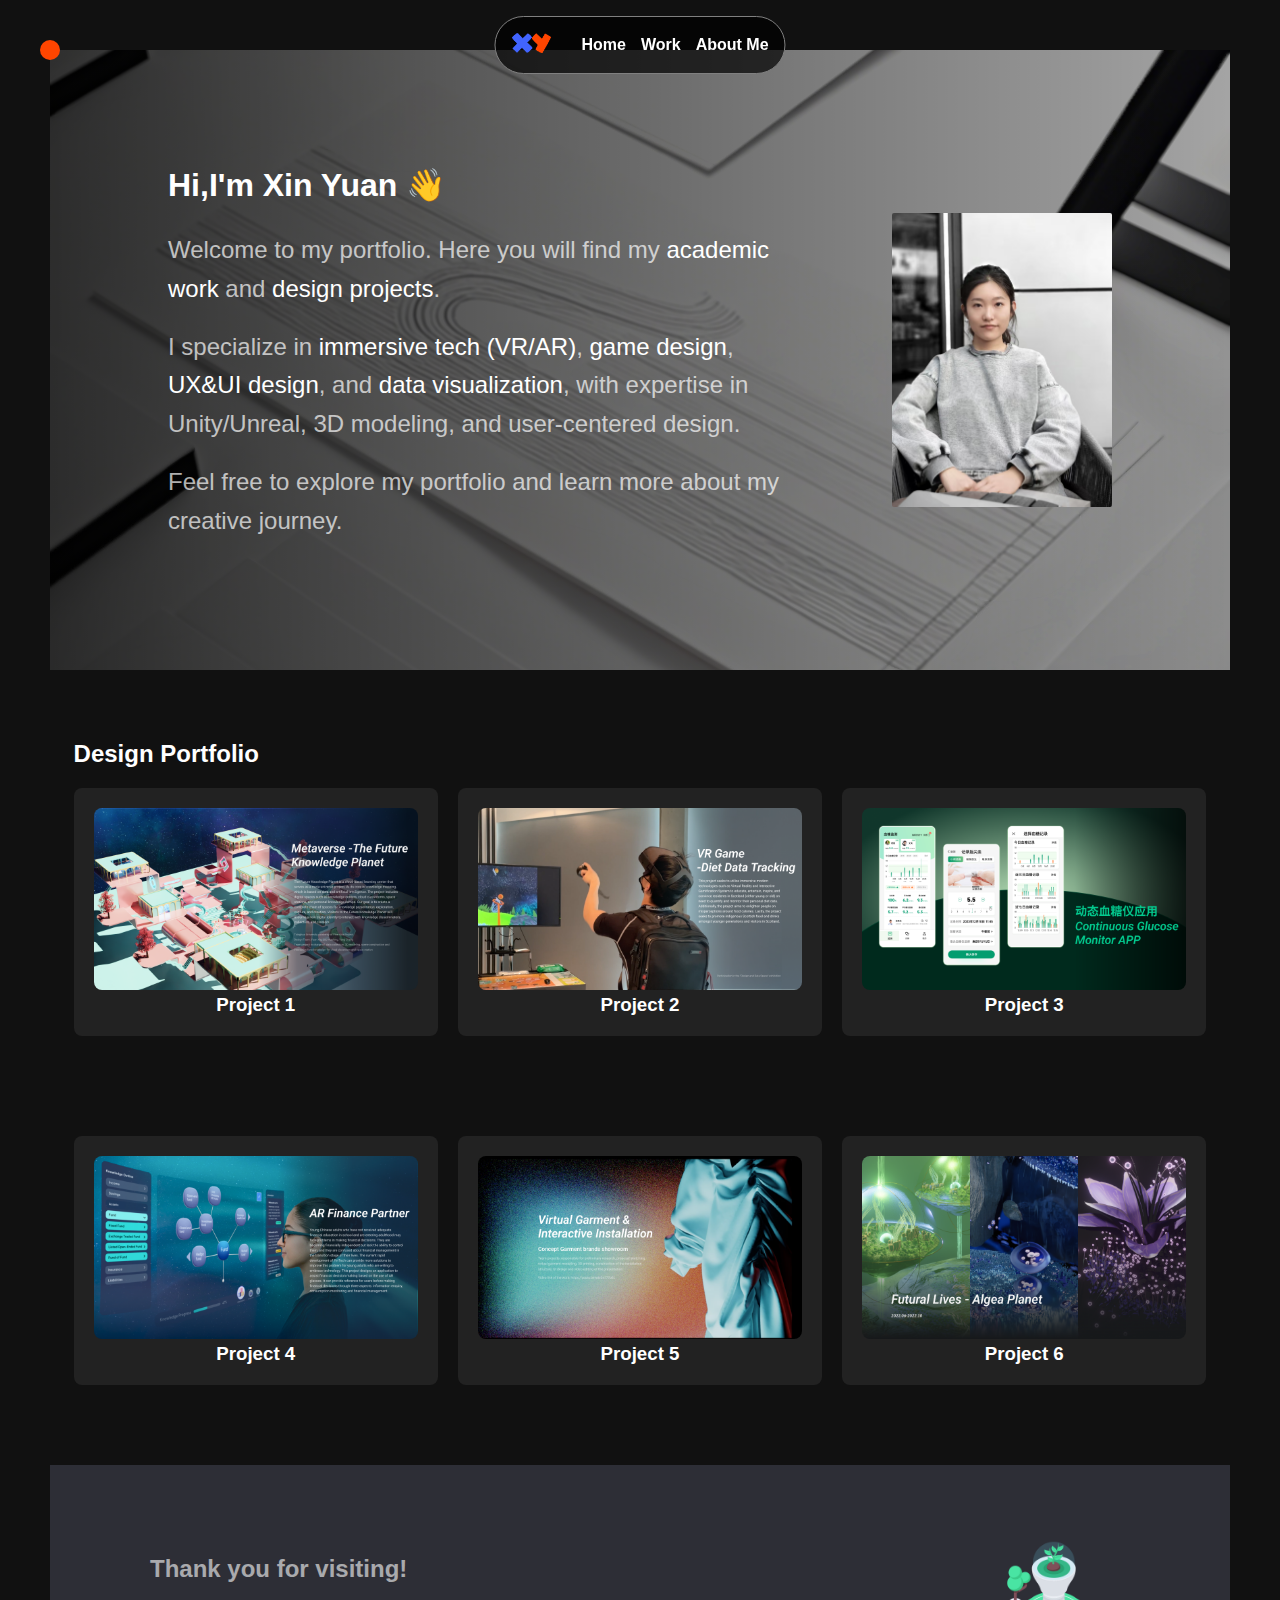
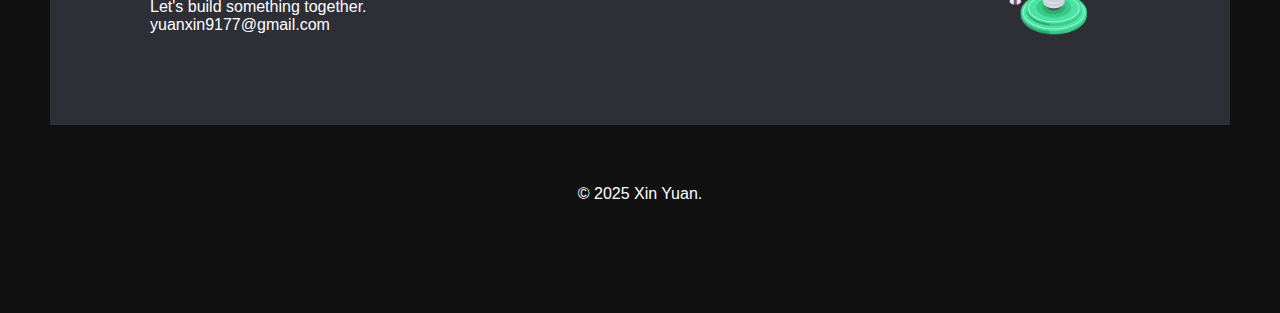
<file: index.html>
﻿<!DOCTYPE html>
<html lang="en">
<head>
    <meta charset="UTF-8">
    <meta name="viewport" content="width=device-width, initial-scale=1.0">
    <title>Xin Yuan - Individual Website</title>
    <link rel="stylesheet" href="styles.css">
    <style>
        a {
            color: #007bff;
            text-decoration: none;
            transition: color 0.3s ease;
        }
        a:hover {
            color: #ff4500;
        }
        nav {
            position: fixed;
            top: 16px;
            left: 50%;
            transform: translateX(-50%);
            background: rgba(0, 0, 0, 0.7);/* 半透明黑色导航栏 */
            border: 1.6px solid gray;
            border-radius: 30px;
            padding: 16px 16px;
            z-index: 1000;
            display: flex;
            align-items: center;
            gap: 30px;
        }
        .logo img {
            width: 40px;
            height: auto;
        }
        nav ul {
            list-style: none;
            margin: 0;
            padding: 0;
            display: flex;
            gap: 15px;
        }
        nav ul li {
            display: inline;
        }
        nav ul li a {
            color: white;
            font-weight: bold;
        }
        .cursor {
            pointer-events: none;
        }
         #introduction {
            display: flex;
            align-items: center;
            justify-content: space-between;
            padding: 50px 10%; /* 增加左右空白区域 */
            margin-bottom: 70px; /* 与下方模块保持间距 */
            background: url('background.png') no-repeat center center/cover; /* 添加背景图片 */
            color: rgba(255, 255, 255, 0.7); /* 70% 白色 */
            line-height: 1.6; /* 增加行间距 */
        }
        #introduction .text {
            flex: 2;
            font-size: 24px; /* 文字较大 */
            text-align: left;
        }
        #introduction .text p {
            margin-bottom: 20px; /* 段间距 */
        }
        #introduction .text .highlight {
            color: rgba(255, 255, 255, 1); /* 100% 白色，关键词突出显示 */
            font-weight: regular; /*字重*/
        }
        #introduction .image {
            flex: 1;
            text-align: right;
        }
        #introduction .image img {
            max-width: 70%; /*小女孩头像尺寸*/
            height: auto;
        }
        
        #portfolio h2 {
            margin-bottom: 20px; /* 增加 Design Portfolio 标题和项目之间的间隔 */
        }
        #portfolio .project-card {
            margin-bottom: 80px; /* 增加 project和contact me之间的间隔 */
        }

    </style>
</head>


<body>
    <div id="cursor-dot"></div>  <!-- 自定义鼠标光标 -->

    <header>
        <nav>
            <div class="logo">
                <img src="logo.png" alt="Logo">
            </div>
            <ul>
                <li><a href="index.html">Home</a></li>
                <li><a href="#portfolio">Work</a></li>
                <li><a href="about.html">About Me</a></li>
            </ul>
        </nav>
    </header>



<section id="introduction">
    <div class="content">
        <div class="text">
            <h2>Hi,I'm Xin Yuan 👋</h2>
            <p>Welcome to my portfolio. Here you will find my <span class="highlight">academic work</span> and <span class="highlight">design projects</span>.</p>
            <p>I specialize in <span class="highlight">immersive tech (VR/AR)</span>, <span class="highlight">game design</span>, <span class="highlight">UX&UI design</span>, and <span class="highlight">data visualization</span>, with expertise in Unity/Unreal, 3D modeling, and user-centered design.</p>
            <p>Feel free to explore my portfolio and learn more about my creative journey.</p>
        </div>
        <div class="image">
            <img src="me1.png" alt="Me">
        </div>
    </div>
</section>



    <section id="portfolio">
        <h2>Design Portfolio</h2>
        <div class="portfolio-grid">
            <a href="project1.html" class="project-card">
                <img src="project1.png" alt="Project 1">
                <h3>Project 1</h3>
            </a>
            <a href="project2.html" class="project-card">
                <img src="project2.png" alt="Project 2">
                <h3>Project 2</h3>
            </a>
            <a href="project3.html" class="project-card">
                <img src="project3.png" alt="Project 3">
                <h3>Project 3</h3>
            </a>
            <a href="project4.html" class="project-card">
                <img src="project4.png" alt="Project 4">
                <h3>Project 4</h3>
            </a>
            <a href="project5.html" class="project-card">
                <img src="project5.png" alt="Project 5">
                <h3>Project 5</h3>
            </a>
            <a href="project6.html" class="project-card">
                <img src="project6.png" alt="Project 6">
                <h3>Project 6</h3>
            </a>
        </div>
    </section>

    <section id="contact">
    <div class="content">
        <div class="text">
            <h3>Thank you for visiting!</h3>
            <p>Let's build something together. </div>
            <p>yuanxin9177@gmail.com </div>
        <div class="image">
            <img src="g.png" alt="g">
        </div>
    </div>
</section>

    <footer>
        <p>© 2025 Xin Yuan. </p>
    </footer>

    <script src="script.js"></script>
</body>
</html>
</file>
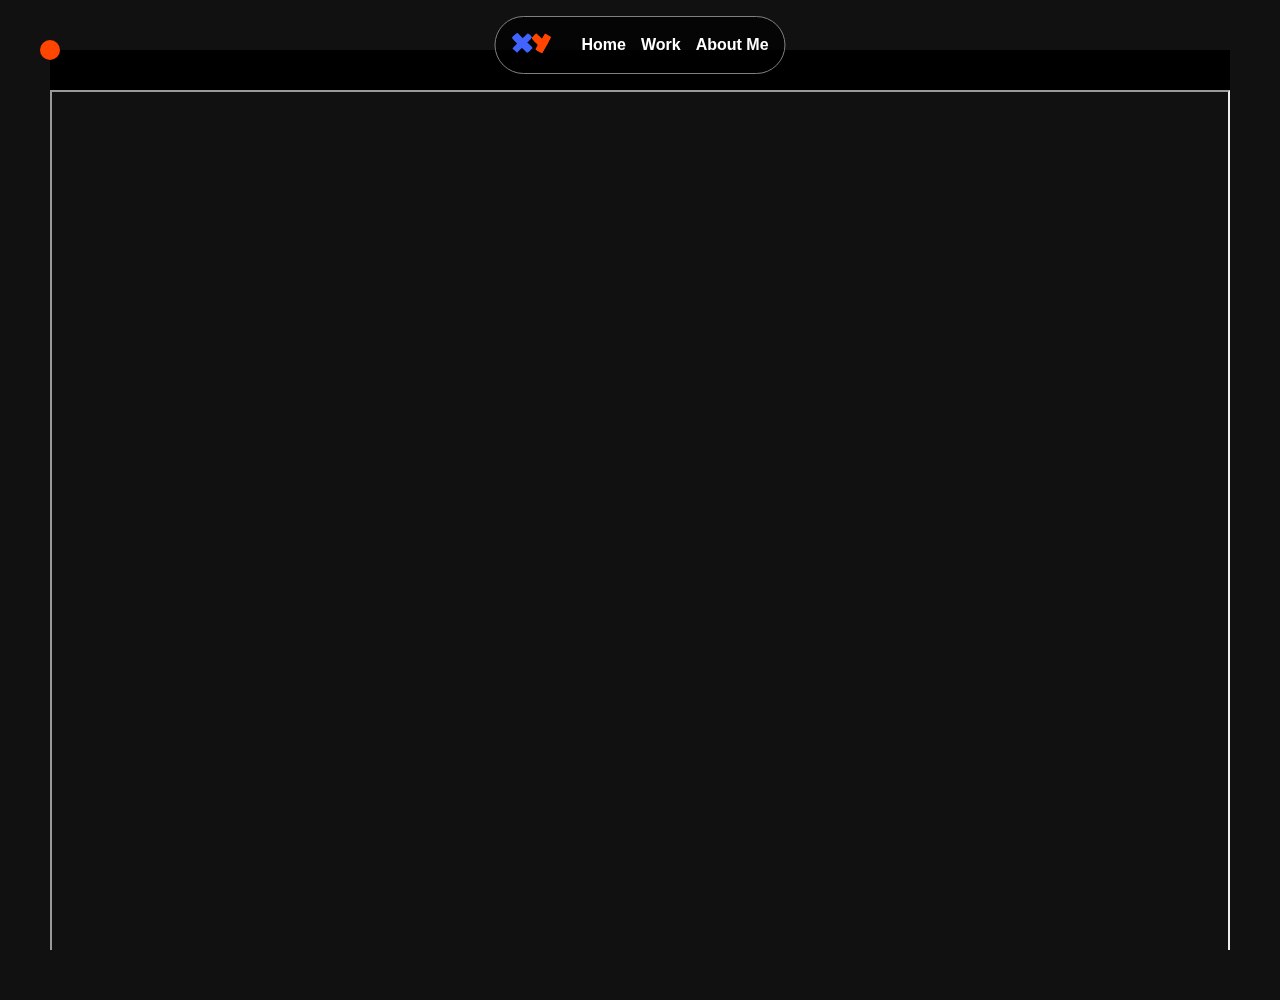
<file: about.html>
﻿<!DOCTYPE html>
<html lang="en">
<script src="script.js"></script>

<head>
    <meta charset="UTF-8">
    <meta name="viewport" content="width=device-width, initial-scale=1.0">
    <title>About Me</title>
    <link rel="stylesheet" href="styles.css">
    <style>
        a {
            color: #007bff;
            text-decoration: none;
            transition: color 0.3s ease;
        }
        a:hover {
            color: #ff4500;
        }
        nav {
            position: fixed;
            top: 16px;
            left: 50%;
            transform: translateX(-50%);
            background: rgba(0, 0, 0, 0.7);/* 半透明黑色导航栏 */
            border: 1.6px solid gray;
            border-radius: 30px;
            padding: 16px 16px;
            z-index: 1000;
            display: flex;
            align-items: center;
            gap: 30px;
        }
        .logo img {
            width: 40px;
            height: auto;
        }
        nav ul {
            list-style: none;
            margin: 0;
            padding: 0;
            display: flex;
            gap: 15px;
        }
        nav ul li {
            display: inline;
        }
        nav ul li a {
            color: white;
            font-weight: bold;
        }
        .cursor {
            pointer-events: none;
        }
    </style>
</head>

<body>
    <div id="cursor-dot"></div>  <!-- 自定义鼠标光标 -->

    <header>
        <nav>
            <div class="logo">
                <img src="logo.png" alt="Logo">
            </div>
            <ul>
                <li><a href="index.html">Home</a></li>
                <li><a href="index.html#portfolio">Work</a></li>
                <li><a href="about.html">About Me</a></li>
            </ul>
        </nav>
    </header>

 
    <section class="cv-container">
        <div class="black-bar"></div>  <!-- 黑色矩形 -->
        <iframe src="CV_Xin Yuan.pdf" width="100%" height="100%"></iframe>
    </section>
</body>
</html>
</file>
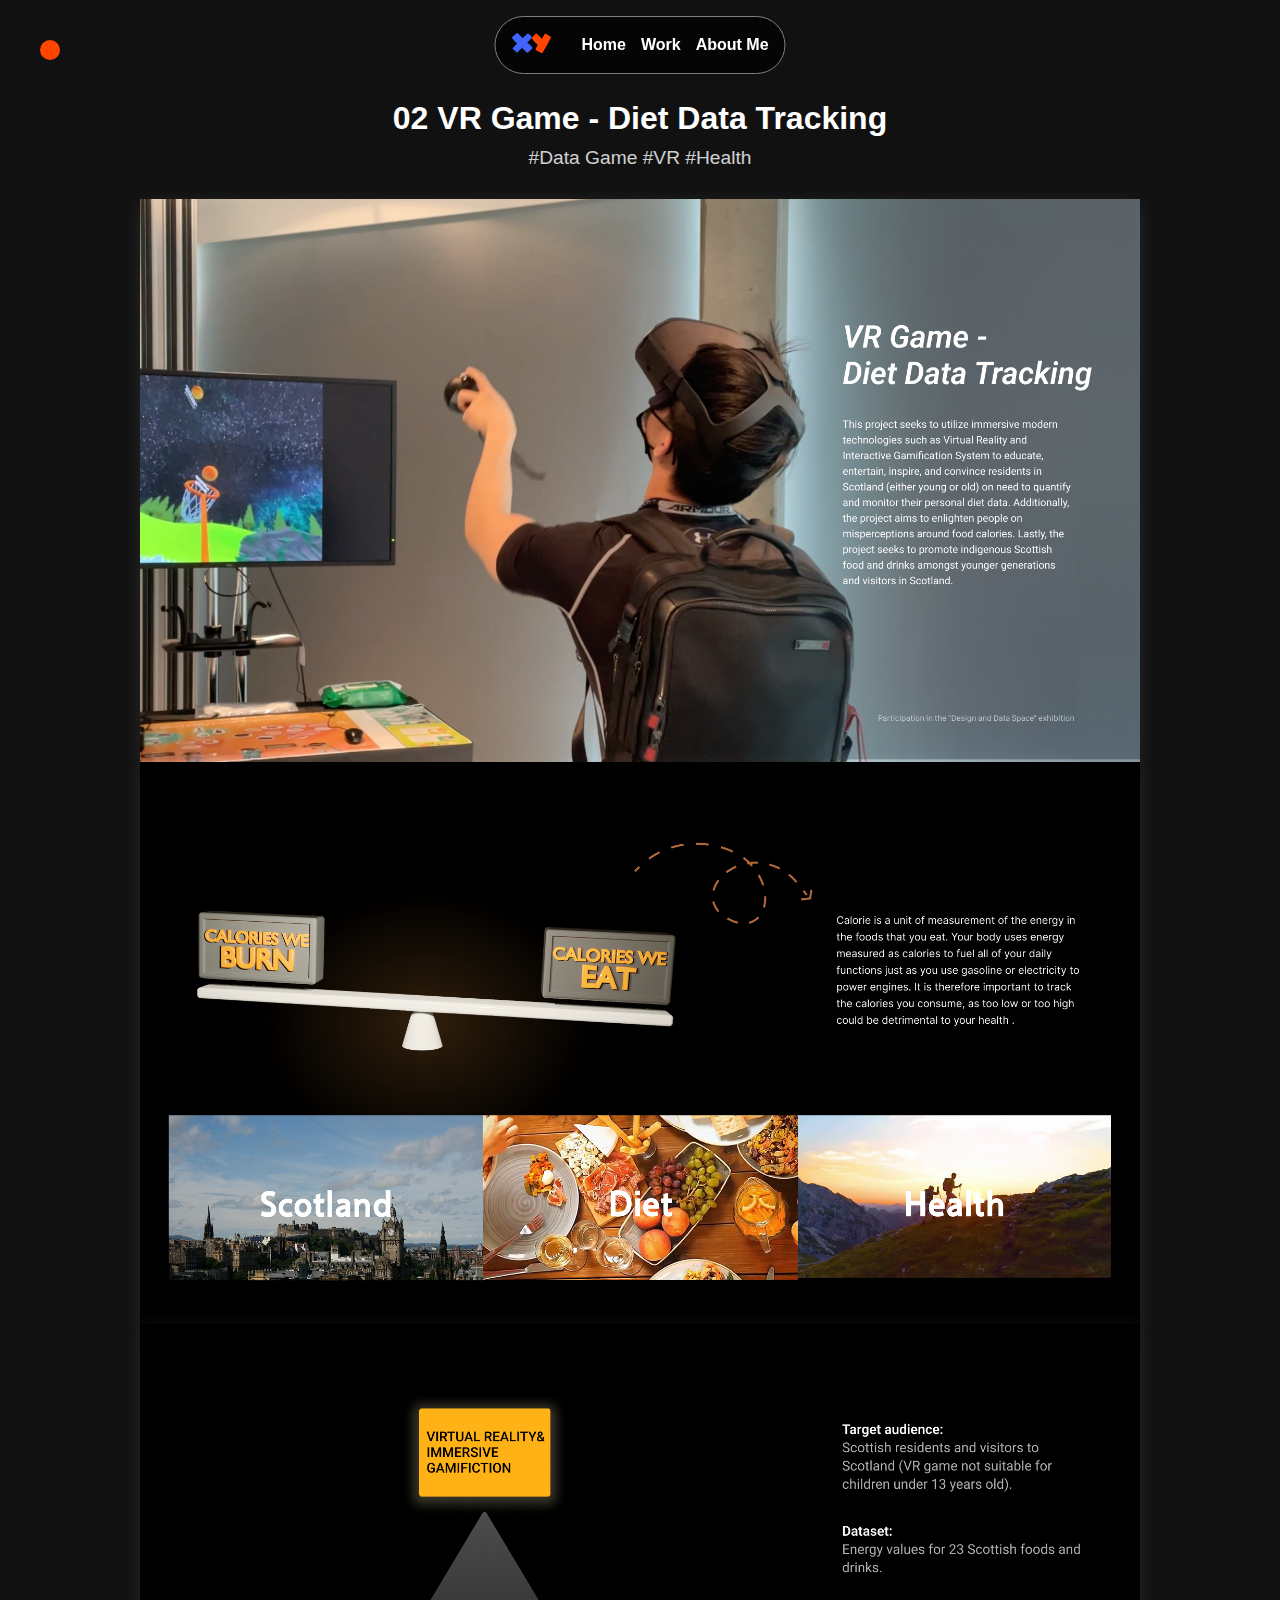
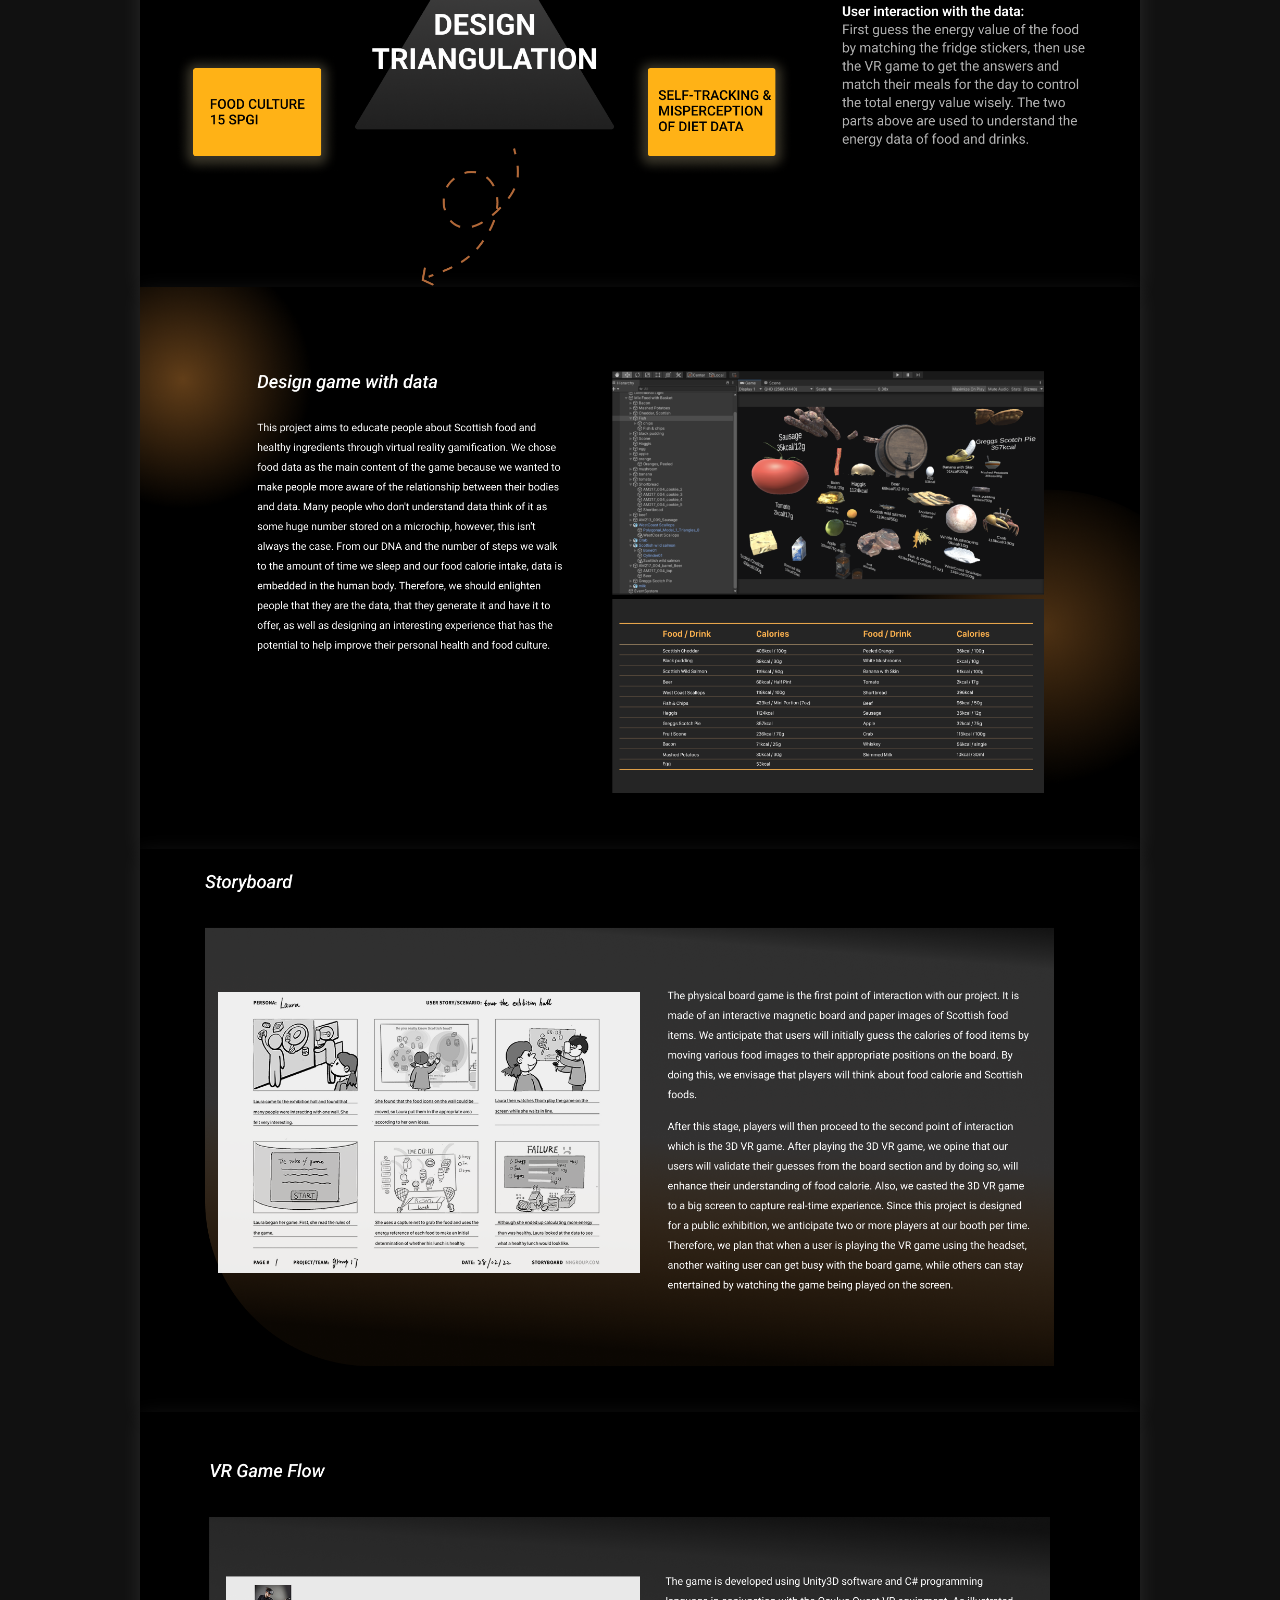
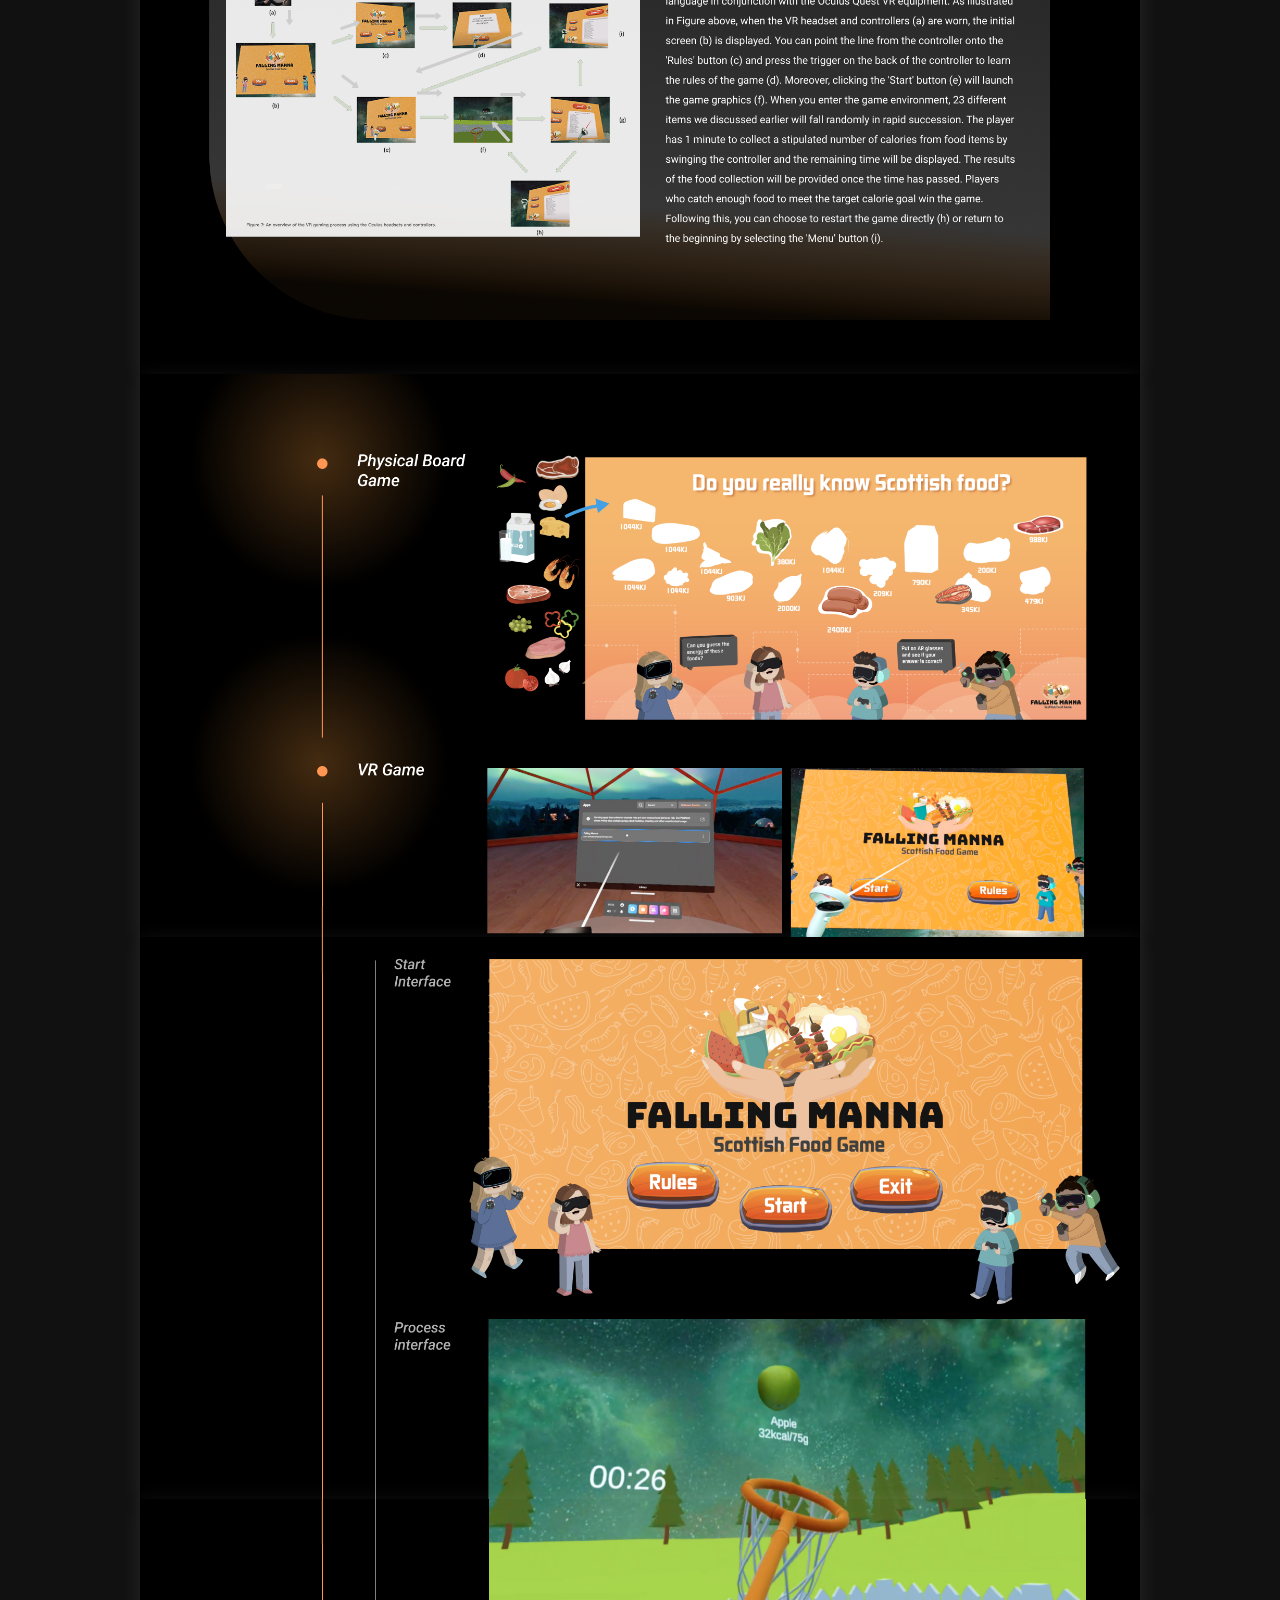
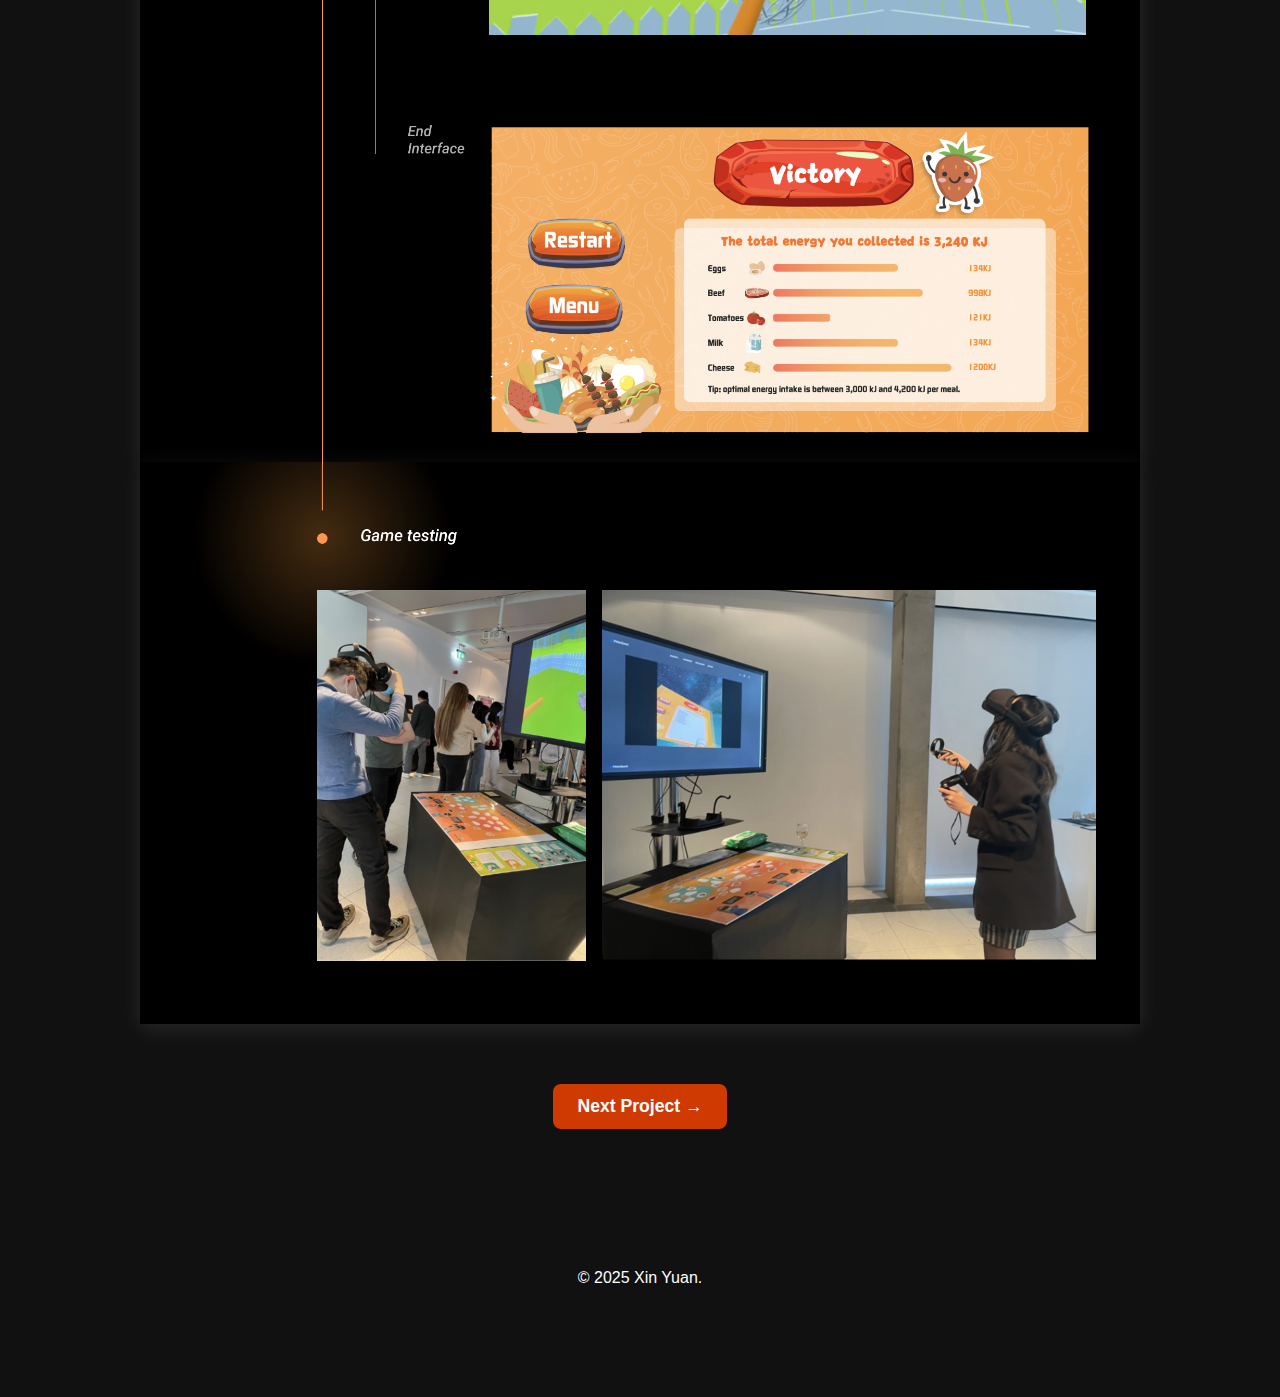
<file: project2.html>
﻿<!DOCTYPE html>
<html lang="en">
<script src="script.js"></script>

<head>
    <meta charset="UTF-8">
    <meta name="viewport" content="width=device-width, initial-scale=1.0">
    <title>>02 VR Game - Diet Data Tracking</title>
    <link rel="stylesheet" href="styles.css">
    <style>
        a {
            color: #007bff;
            text-decoration: none;
            transition: color 0.3s ease;
        }
        a:hover {
            color: #ff4500;
        }
        nav {
            position: fixed;
            top: 16px;
            left: 50%;
            transform: translateX(-50%);
            background: rgba(0, 0, 0, 0.7);/* 半透明黑色导航栏 */
            border: 1.6px solid gray;
            border-radius: 30px;
            padding: 16px 16px;
            z-index: 1000;
            display: flex;
            align-items: center;
            gap: 30px;
        }
        .logo img {
            width: 40px;
            height: auto;
        }
        nav ul {
            list-style: none;
            margin: 0;
            padding: 0;
            display: flex;
            gap: 15px;
        }
        nav ul li {
            display: inline;
        }
        nav ul li a {
            color: white;
            font-weight: bold;
        }
        .cursor {
            pointer-events: none;
        }
    </style>
</head>


<body>
    <div id="cursor-dot"></div>  <!-- 自定义鼠标光标 -->

    <header>
        <nav>
            <div class="logo">
                <img src="logo.png" alt="Logo">
            </div>

            <ul>
                <li><a href="index.html">Home</a></li>
                <li><a href="index.html#portfolio">Work</a></li>
                <li><a href="about.html">About Me</a></li>
            </ul>
        </nav>
    </header>


    <!-- 作品展示主体内容 -->
     <main class="project-container">
        <section class="project-intro">
            <h1>02 VR Game - Diet Data Tracking</h1>
            <p>#Data Game  #VR  #Health</p>
        </section>

        <!-- 静态图片 -->
        <section class="project-media">
            <img src="project2/2-1.png" alt="Design Screenshot">
            <img src="project2/2-2.png" alt="Another Screenshot">
            <img src="project2/2-3.png" alt="Another Screenshot">
            <img src="project2/2-4.png" alt="Another Screenshot">
            <img src="project2/2-5.png" alt="Another Screenshot">
            <img src="project2/2-6.png" alt="Another Screenshot">
            <img src="project2/2-7.png" alt="Another Screenshot">
            <img src="project2/2-8.png" alt="Another Screenshot">
            <img src="project2/2-9.png" alt="Another Screenshot">
            <img src="project2/2-10.png" alt="Another Screenshot">
        </section>


        <!-- 视频展示 
        <section class="project-media">
            <video controls>
                <source src="project2/video.mp4" type="video/mp4">
                Your browser does not support the video tag.
            </video>
        </section>
        -->

        <!-- 详细介绍 
        <section class="project-description">
            <h2>Concept & Process</h2>
            <p>The project started with extensive user research...</p>
        </section>
        -->

        <!-- 跳转按钮 -->
        <section class="next-project">
            <a href="project3.html" class="next-button">Next Project →</a>
        </section>

    </main>

    <footer>
        <p>© 2025 Xin Yuan.</p>
    </footer>

    <script src="script.js"></script>
</body>
</html>
</file>
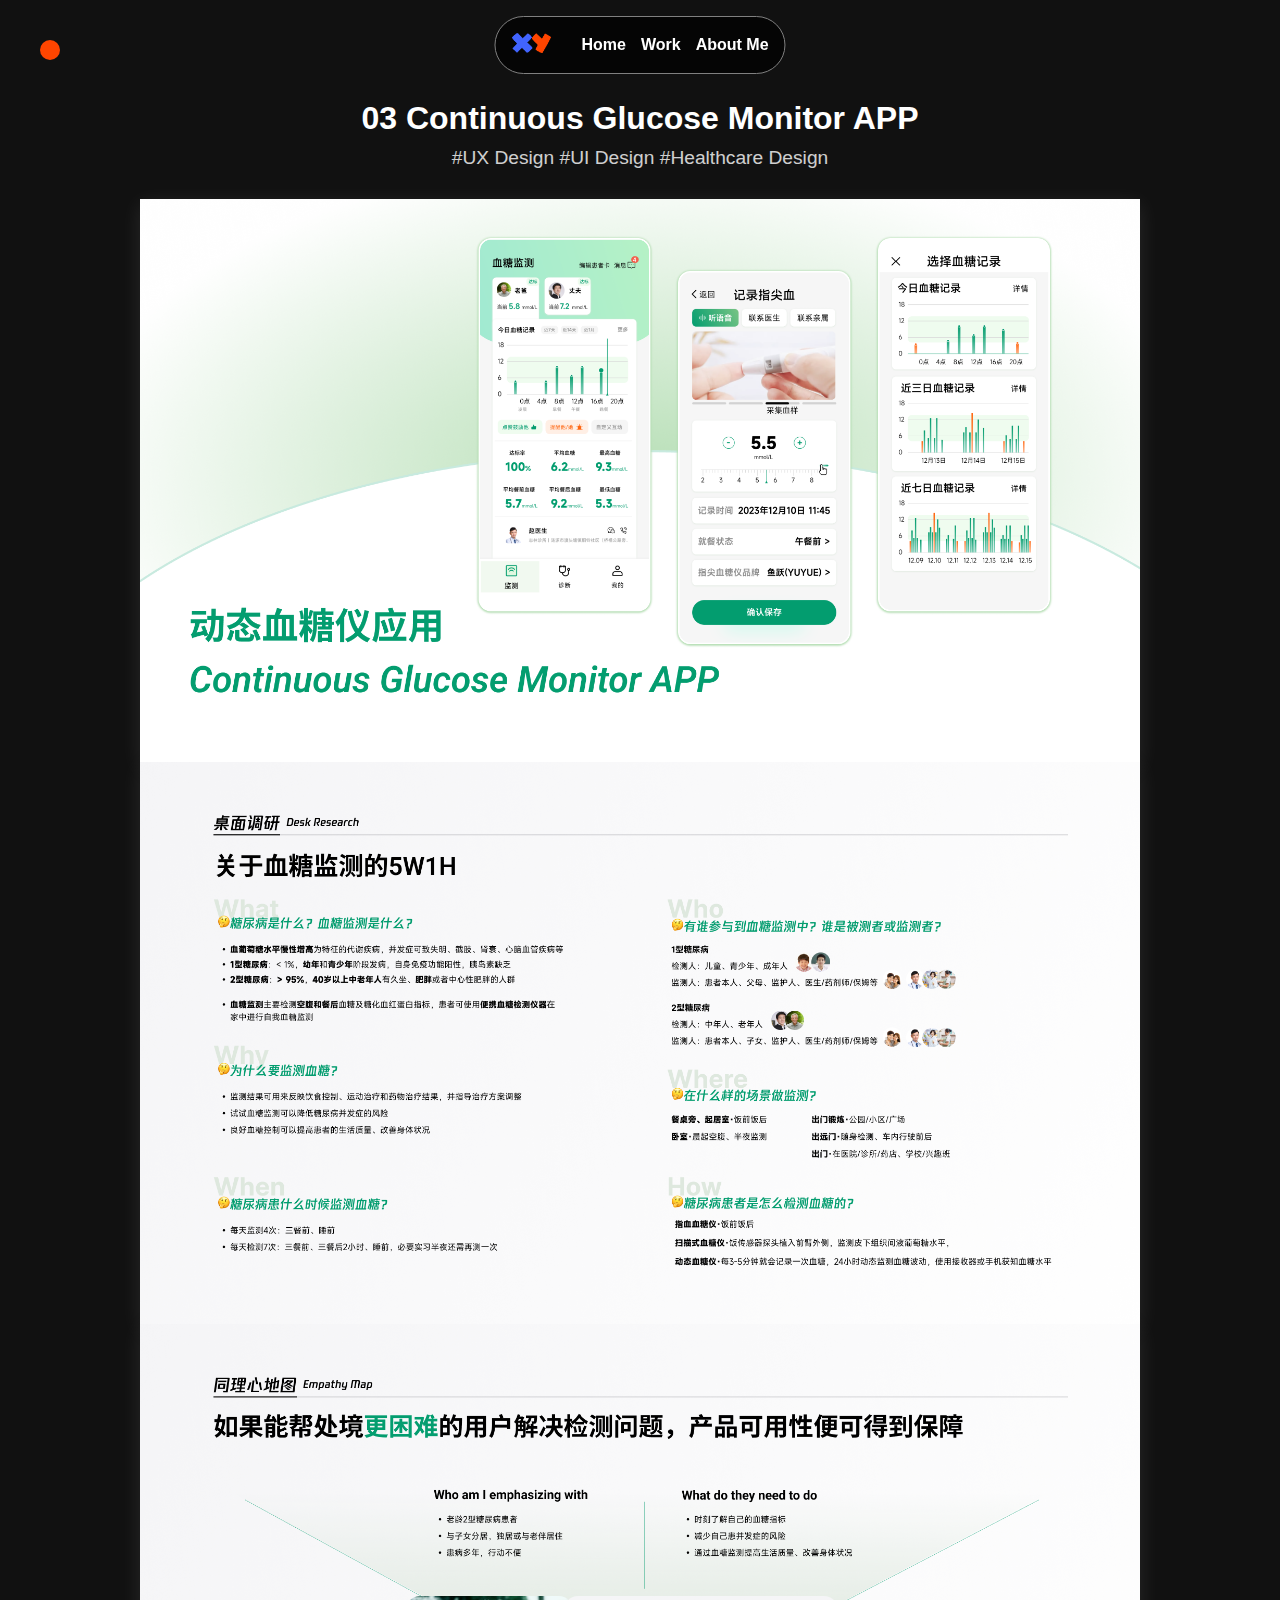
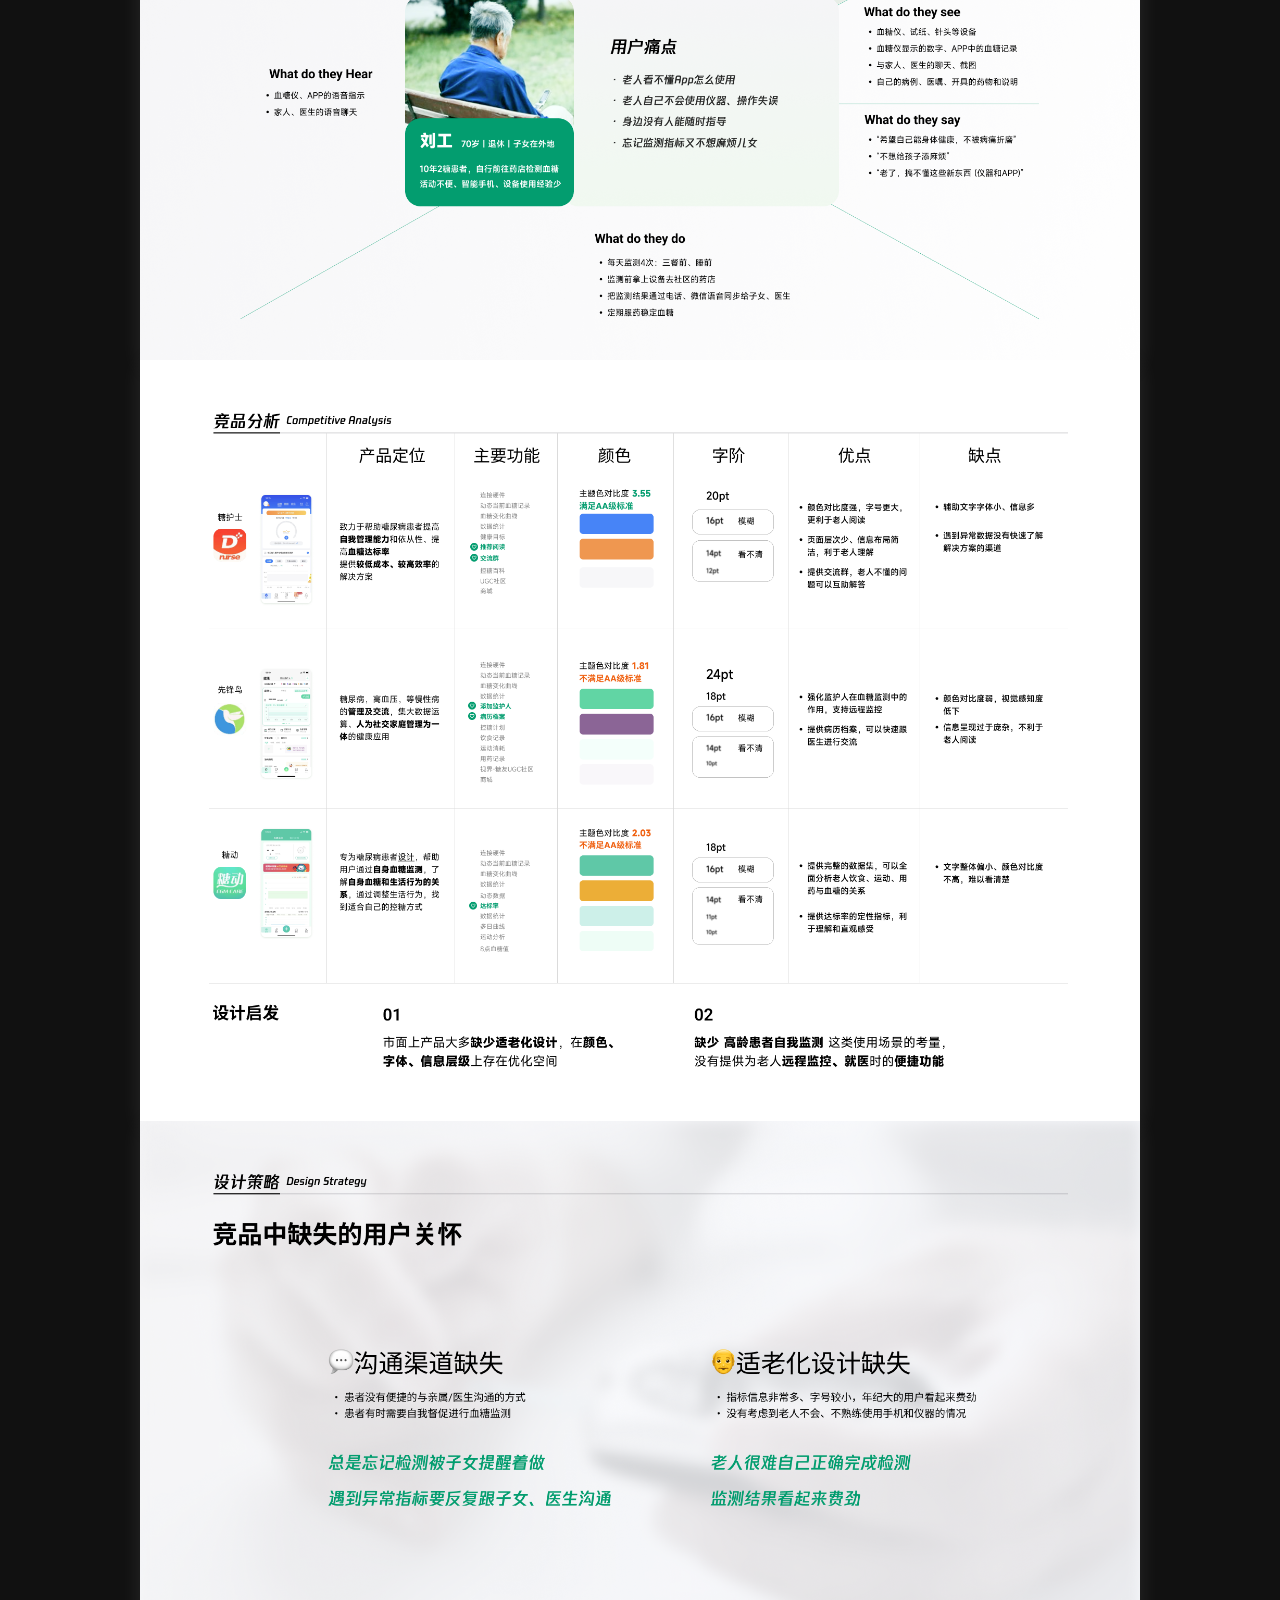
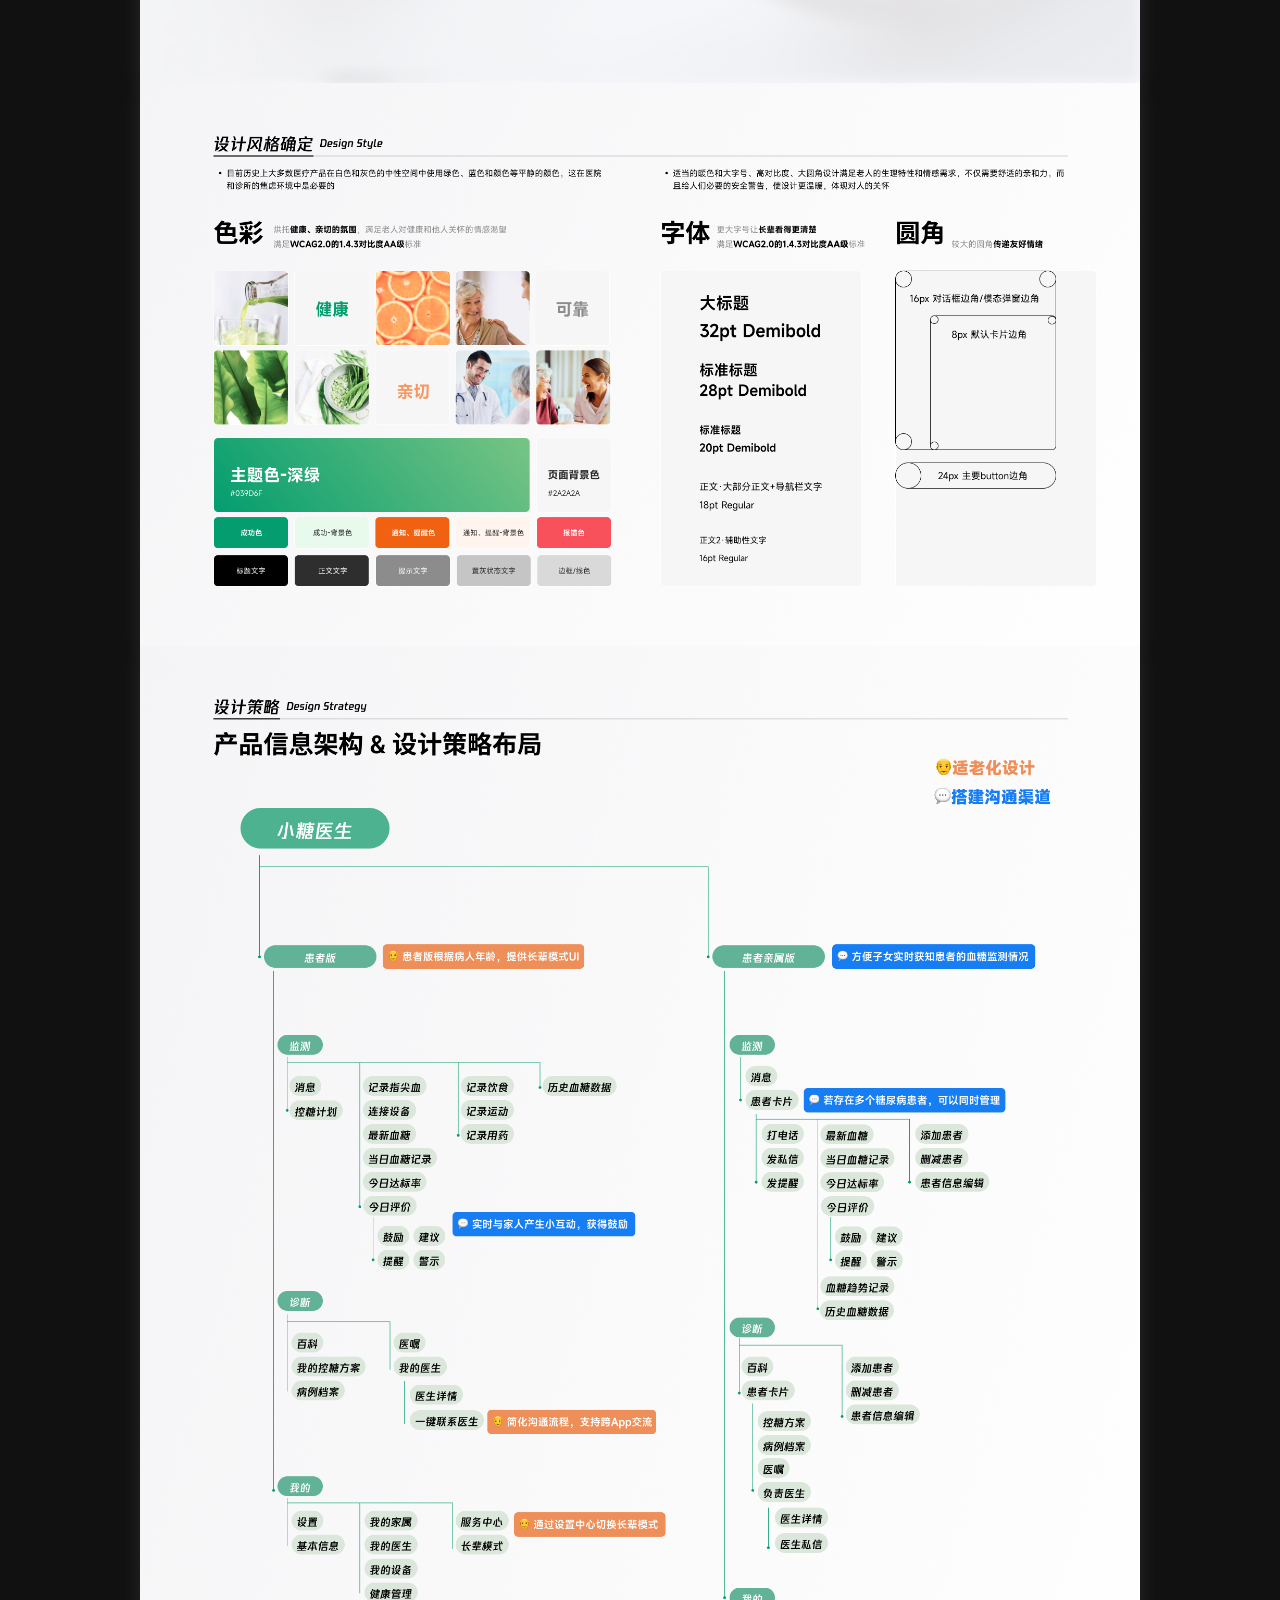
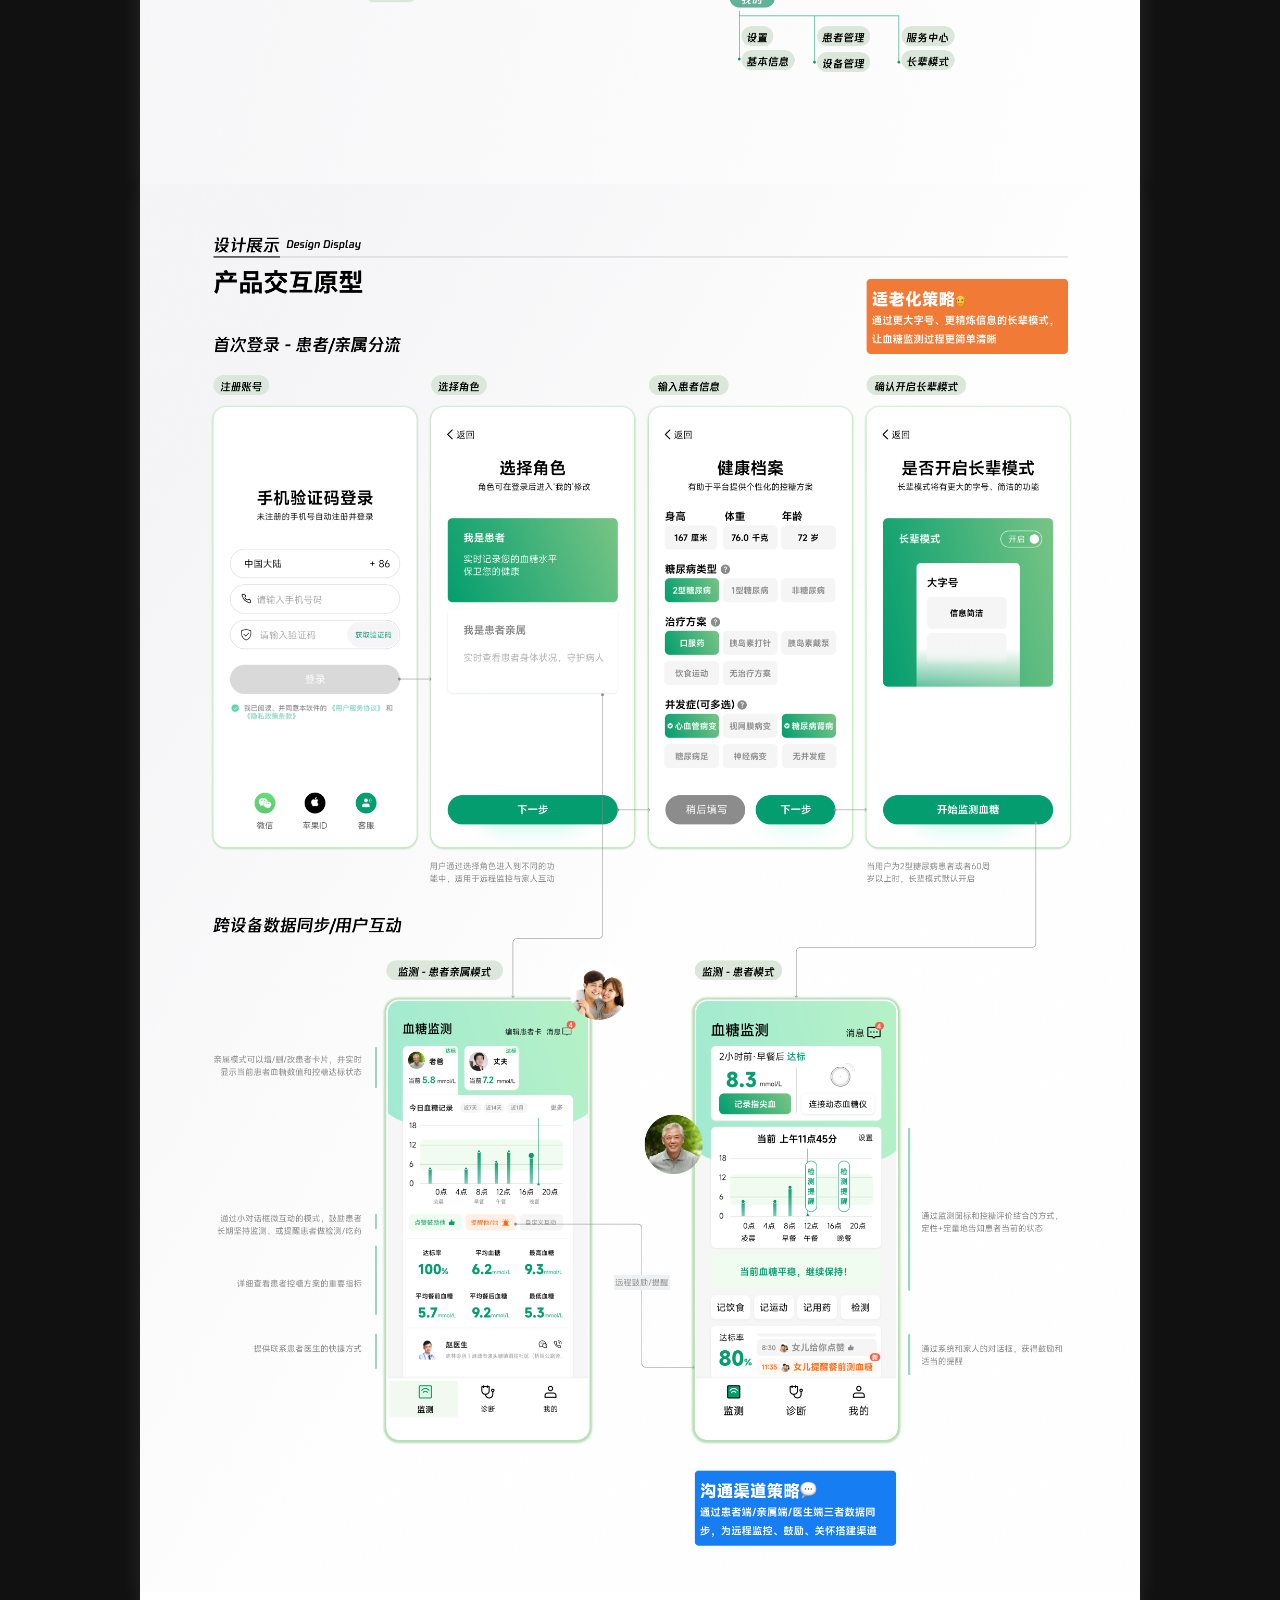
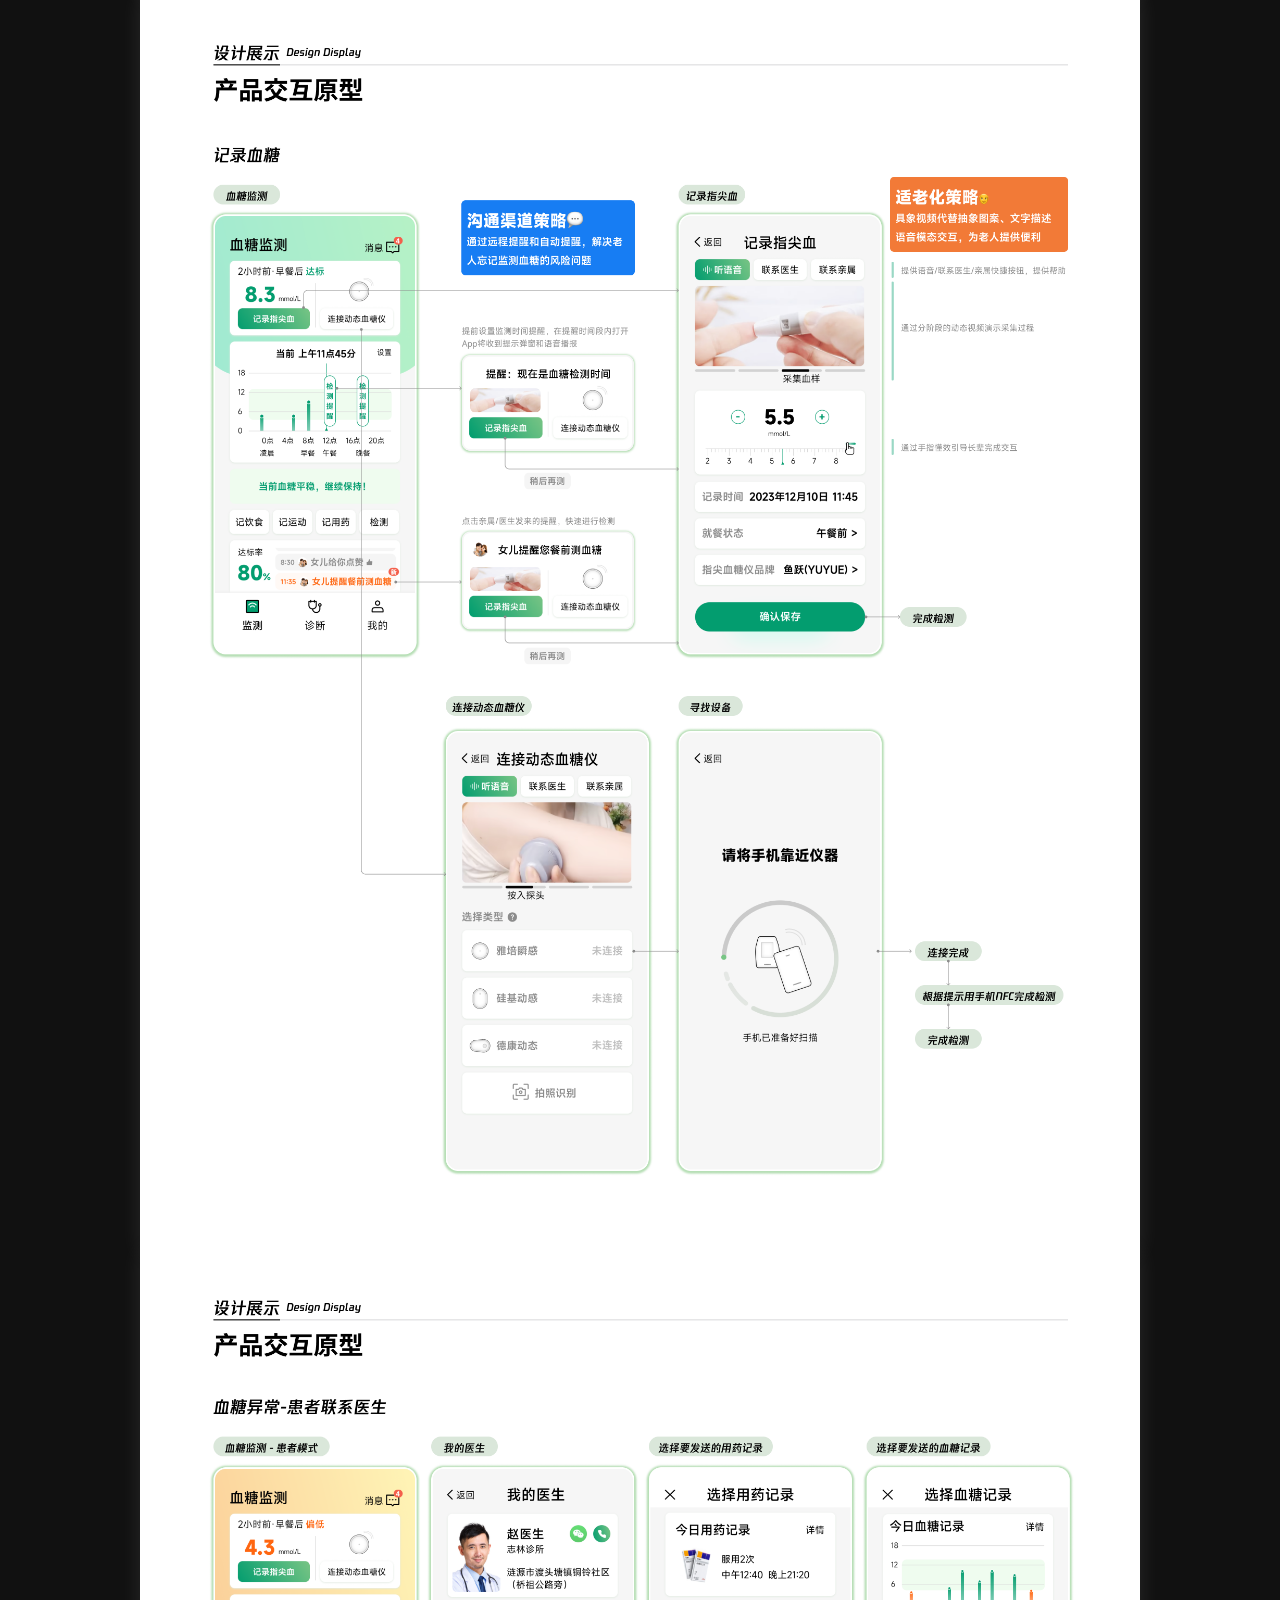
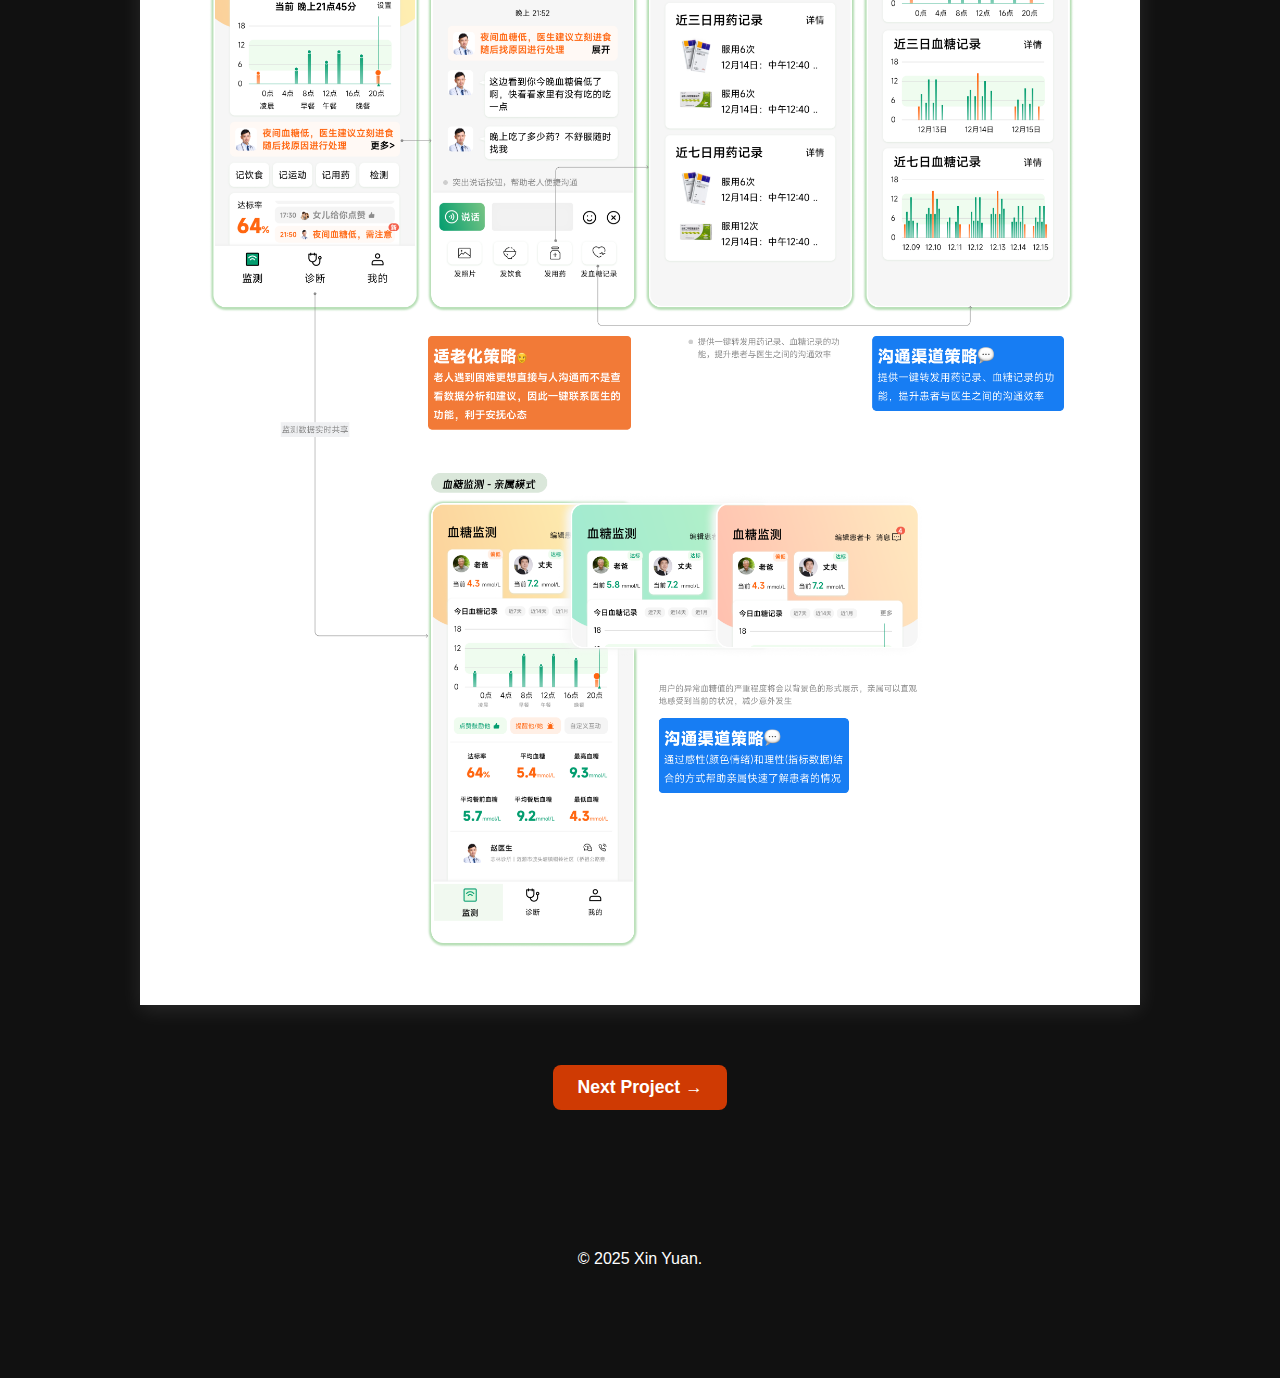
<file: project3.html>
﻿<!DOCTYPE html>
<html lang="en">
<script src="script.js"></script>

<head>
    <meta charset="UTF-8">
    <meta name="viewport" content="width=device-width, initial-scale=1.0">
    <title>>03 Continuous Glucose Monitor APP</title>
    <link rel="stylesheet" href="styles.css">
    <style>
        a {
            color: #007bff;
            text-decoration: none;
            transition: color 0.3s ease;
        }
        a:hover {
            color: #ff4500;
        }
        nav {
            position: fixed;
            top: 16px;
            left: 50%;
            transform: translateX(-50%);
            background: rgba(0, 0, 0, 0.7);/* 半透明黑色导航栏 */
            border: 1.6px solid gray;
            border-radius: 30px;
            padding: 16px 16px;
            z-index: 1000;
            display: flex;
            align-items: center;
            gap: 30px;
        }
        .logo img {
            width: 40px;
            height: auto;
        }
        nav ul {
            list-style: none;
            margin: 0;
            padding: 0;
            display: flex;
            gap: 15px;
        }
        nav ul li {
            display: inline;
        }
        nav ul li a {
            color: white;
            font-weight: bold;
        }
        .cursor {
            pointer-events: none;
        }
    </style>
</head>


<body>
    <div id="cursor-dot"></div>  <!-- 自定义鼠标光标 -->

    <header>
        <nav>
            <div class="logo">
                <img src="logo.png" alt="Logo">
            </div>

            <ul>
                <li><a href="index.html">Home</a></li>
                <li><a href="index.html#portfolio">Work</a></li>
                <li><a href="about.html">About Me</a></li>
            </ul>
        </nav>
    </header>


    <!-- 作品展示主体内容 -->
     <main class="project-container">
        <section class="project-intro">
            <h1>03 Continuous Glucose Monitor APP</h1>
            <p>#UX Design #UI Design #Healthcare Design</p>
        </section>

        <!-- 静态图片 -->
        <section class="project-media">
            <img src="project3/3-1.png" alt="Design Screenshot">
            <img src="project3/3-2.png" alt="Another Screenshot">
            <img src="project3/3-3.png" alt="Another Screenshot">
            <img src="project3/3-4.png" alt="Another Screenshot">
            <img src="project3/3-5.png" alt="Another Screenshot">
            <img src="project3/3-6.png" alt="Another Screenshot">
            <img src="project3/3-7.png" alt="Another Screenshot">
            <img src="project3/3-8.png" alt="Another Screenshot">
            <img src="project3/3-9.png" alt="Another Screenshot">
            <img src="project3/3-10.png" alt="Another Screenshot">
        </section>


        <!-- 视频展示 
        <section class="project-media">
            <video controls>
                <source src="project3/video.mp4" type="video/mp4">
                Your browser does not support the video tag.
            </video>
        </section>
        -->

        <!-- 详细介绍 
        <section class="project-description">
            <h2>Concept & Process</h2>
            <p>The project started with extensive user research...</p>
        </section>
        -->

        <!-- 跳转按钮 -->
        <section class="next-project">
            <a href="project3.html" class="next-button">Next Project →</a>
        </section>

    </main>

    <footer>
        <p>© 2025 Xin Yuan.</p>
    </footer>

    <script src="script.js"></script>
</body>
</html>
</file>
<file: styles.css>
* {
    margin: 0;
    padding: 0;
    box-sizing: border-box;
    cursor: none;
}

a {
    color: #007bff; /* ��������ɫ���� */
    transition: color 0.3s ease;
}

a:hover {
    color: #ff4500; /* �����ͣʱ��ɫ */
}



body {
    background-color: black; /* ���ú�ɫ���� */
    color: white; /* �����ֱ�ɰ�ɫ�Ա����Ķ� */
    margin: 0;
    padding: 0;
}

}


}

.hero h1 {
    font-size: 3rem;
    margin-bottom: 10px;
}

.hero p {
    font-size: 1.2rem;
}


nav {
    position: fixed;
    top: 10px;
    left: 50%;
    transform: translateX(-50%);
    background: rgba(0, 0, 0, 0.7); /* ��͸����ɫ������ */
    border: 2px solid gray;
    border-radius: 10px;
    padding: 10px 20px;
    z-index: 1000; /* ȷ��������������֮�ϣ������� .cursor */
    display: flex;
    align-items: center;
    gap: 15px;
}

.navbar {
    pointer-events: auto; /* ȷ�������������ڵ������� */
}


#introduction {
    position: relative;
    background: url('background.png') no-repeat center center;
    background-size: cover;
    width: 100%; /* �趨���� */
    height: 620px; /* �趨����ͼƬ�߶� */
    overflow: hidden; /* ������Ԫ����� */
    display: flex; /* ʹ�� flexbox ���Ʋ��� */
    justify-content: space-between;
    align-items: center;
    padding: 50px 100px; /* ���������� */
}
/* �������� */
#introduction::before {
    content: "";
    position: absolute;
    top: 0;
    left: 0;
    width: 100%;
    height: 100%;
    background: linear-gradient(to right, rgba(0, 0, 0, 0.7), rgba(0, 0, 0, 0));
    z-index: 0; /* ������λ�ڵײ� */
}

/* ���ı���ͼƬ��ʾ�������ϲ� */
#introduction .content {
    position: relative;
    z-index: 1;
    display: flex;
    align-items: center;
    width: 100%;
}

/* �ı�����ռ 2/3 */
#introduction .text {
    width: 65%;
    color: rgba(255, 255, 255, 0.7);
    font-size: 1.5rem;
    line-height: 1.6;
}

/* �ؼ��� 100% ��ɫ */
#introduction .text strong {
    color: rgba(255, 255, 255, 1);
}

/* heading2 100% ��ɫ */
#introduction h2 {
    color: rgba(255, 255, 255, 1); /* 100% ���� */
    font-size: 2rem; /* �����ʵ����������С */
    margin-bottom: 20px; /* ����һЩ�ײ���� */
}


/* ͼƬ����ռ 1/3������ */
#introduction .image {
    width: 30%;
    display: flex;
    justify-content: flex-end; /* ��ͼƬ���� */
}

/* ���� me.png �ߴ磬��ֹ���� */
#introduction .image img {
    max-width: 100%;
    height: auto;
    border-radius: 2px; /* Բ����ͼƬ������ */
}

/*#introduction h2 {
    background: rgba(0, 0, 0, 0.1);
    display: inline-block;
    padding: 10px 20px;
} */

#portfolio {
    width: 100%; /* ��ģ���������ҳ����� */
    padding: 0 2%; /* ����������� 2% �հ� */
    box-sizing: border-box; /* ȷ�� padding ��Ӱ���ܿ��� */
}

.portfolio-grid {
    display: grid;
    grid-template-columns: repeat(3, 1fr);
    gap: 20px;
}

.project-card {
    display: block;
    background: #222; /* ����Ŀ��Ƭ����ɫ���� */
    color: white; /* �����ֿɼ� */
    padding: 20px;
    border-radius: 8px;
    text-align: center;
    text-decoration: none;
    position: relative;
}

.project-card img {
    width: 100%;
    border-radius: 8px;
}



/* Ĭ������� */
#cursor-dot {
    width: 20px; /* СԲ�� */
    height: 20px;
    background-color: #ff4500; /* ����ɫ */
    border-radius: 50%;
    position: fixed;
    transform: translate(-50%, -50%);
    pointer-events: none;
    transition: width 0.2s ease-out, height 0.2s ease-out, background-color 0.2s ease-out;
    z-index: 9999 !important; /* ȷ�����������Ԫ��֮�� */
}

/* ��ͣʱ��ɴ�Բ�� */
#cursor-dot.hover {
    width: 40px; /* ��� */
    height: 40px;
    background-color: rgba(255, 69, 0, 0.8); /* ��Ȼ�ǳ�ɫ #ff4500 + 80% ͸����  */
}


.project-card {
    transition: transform 0.3s ease-out; /* ƽ���Ŵ󶯻� */
}

/* �������ͣʱ����Ƭ�Ŵ� 20% */
.project-card:hover {
    transform: scale(1.1);
}



/* ����Ŵ�Ч�� */
.click-effect {
    transform: scale(3);
    opacity: 0;
    transition: transform 0.3s ease-out, opacity 0.3s ease-out;
}



#contact {
    position: relative;
    background: #2d2e36;
    background-size: cover;
    width: 100%; /* �趨���� */
    height: 260px; /* �趨�߶� */
    overflow: hidden; /* ������Ԫ����� */
    display: flex; /* ʹ�� flexbox ���Ʋ��� */
    justify-content: space-between;
    align-items: center;
    padding: 50px 100px; /* ���������� */
}
#contact h3 {
    color: rgba(255, 255, 255, 0.6); /* 60% ���� */
    font-size: 1.5rem; /* �����ʵ����������С */
    margin-bottom: 15px; /* ����һЩ�ײ���� */
}

/* ���� me.png �ߴ磬��ֹ���� */
#contact .image img {
    max-width: 9%;
    height: auto;
    position: absolute; /* ����Ϊ���Զ�λ */
    top: 70px;           /* ���ֶ�����λ��ֵ */
    left: 80%;           /* ���ֶ�����λ��ֵ */
}

footer {
    background: #111;
    color: white;
    text-align: center;
    padding: 60px;
}

/* CV ҳ��=about me */
.cv-container {
    height: 100vh;
    width: 100%;
    overflow: hidden;
}

.black-bar {
    width: 100%; /* ��������Ӧ */
    height: 40px; /* �߶ȹ̶�Ϊ 40px */
    background-color: black; /* ����ɫ���� */
}



/* project 1 ҳ�� */
/* ȫ����ʽ */
body {
    font-family: Arial, sans-serif;
    background: #111;
    color: #fff;
    margin: 0;
    padding: 50px;
}

/* �����ݾ��в������ʵ��հ� */
.project-container {
    width: 90%;
    max-width: 1200px;
    margin: auto;
    padding: 20px 0;
}

/* ���ܲ��� */
.project-intro {
    text-align: center;
    padding: 30px;
}

.project-intro h1 {
    font-size: 2rem;
    margin-bottom: 10px;
}

.project-intro p {
    font-size: 1.2rem;
    opacity: 0.8;
}

/* ͼƬ & ��Ƶ���� */
.project-media {
    display: flex;
    flex-direction: column;
    align-items: center;
    margin-bottom: 40px;
}

.project-media img,
.project-media video {
    width: 100%; /* ��ͼƬ/��Ƶ����Ӧ */
    max-width: 1000px;
    border-radius: 0px;
    box-shadow: 0 5px 20px rgba(255, 255, 255, 0.1);
}

/* ��ϸ���� */
.project-description {
    text-align: left;
    padding: 20px;
    max-width: 800px;
    margin: auto;
}

.project-description h2 {
    font-size: 1.8rem;
    margin-bottom: 10px;
}

.project-description p {
    font-size: 1.2rem;
    line-height: 1.6;
    opacity: 0.9;
}

/* ��ת��ť */
.next-project {
    text-align: center;
    margin: 60px 0;
}

.next-button {
    display: inline-block;
    padding: 12px 24px;
    background-color: #ff4500cc; /* 80%��ɫ */
    color: white;
    font-size: 1.1rem;
    font-weight: bold;
    border: none;
    border-radius: 8px;
    text-decoration: none;
    transition: transform 0.3s ease, background-color 0.3s ease;
}

.next-button:hover {
    transform: scale(1.1);
    background-color: #f4c7ba;
}
</file>
